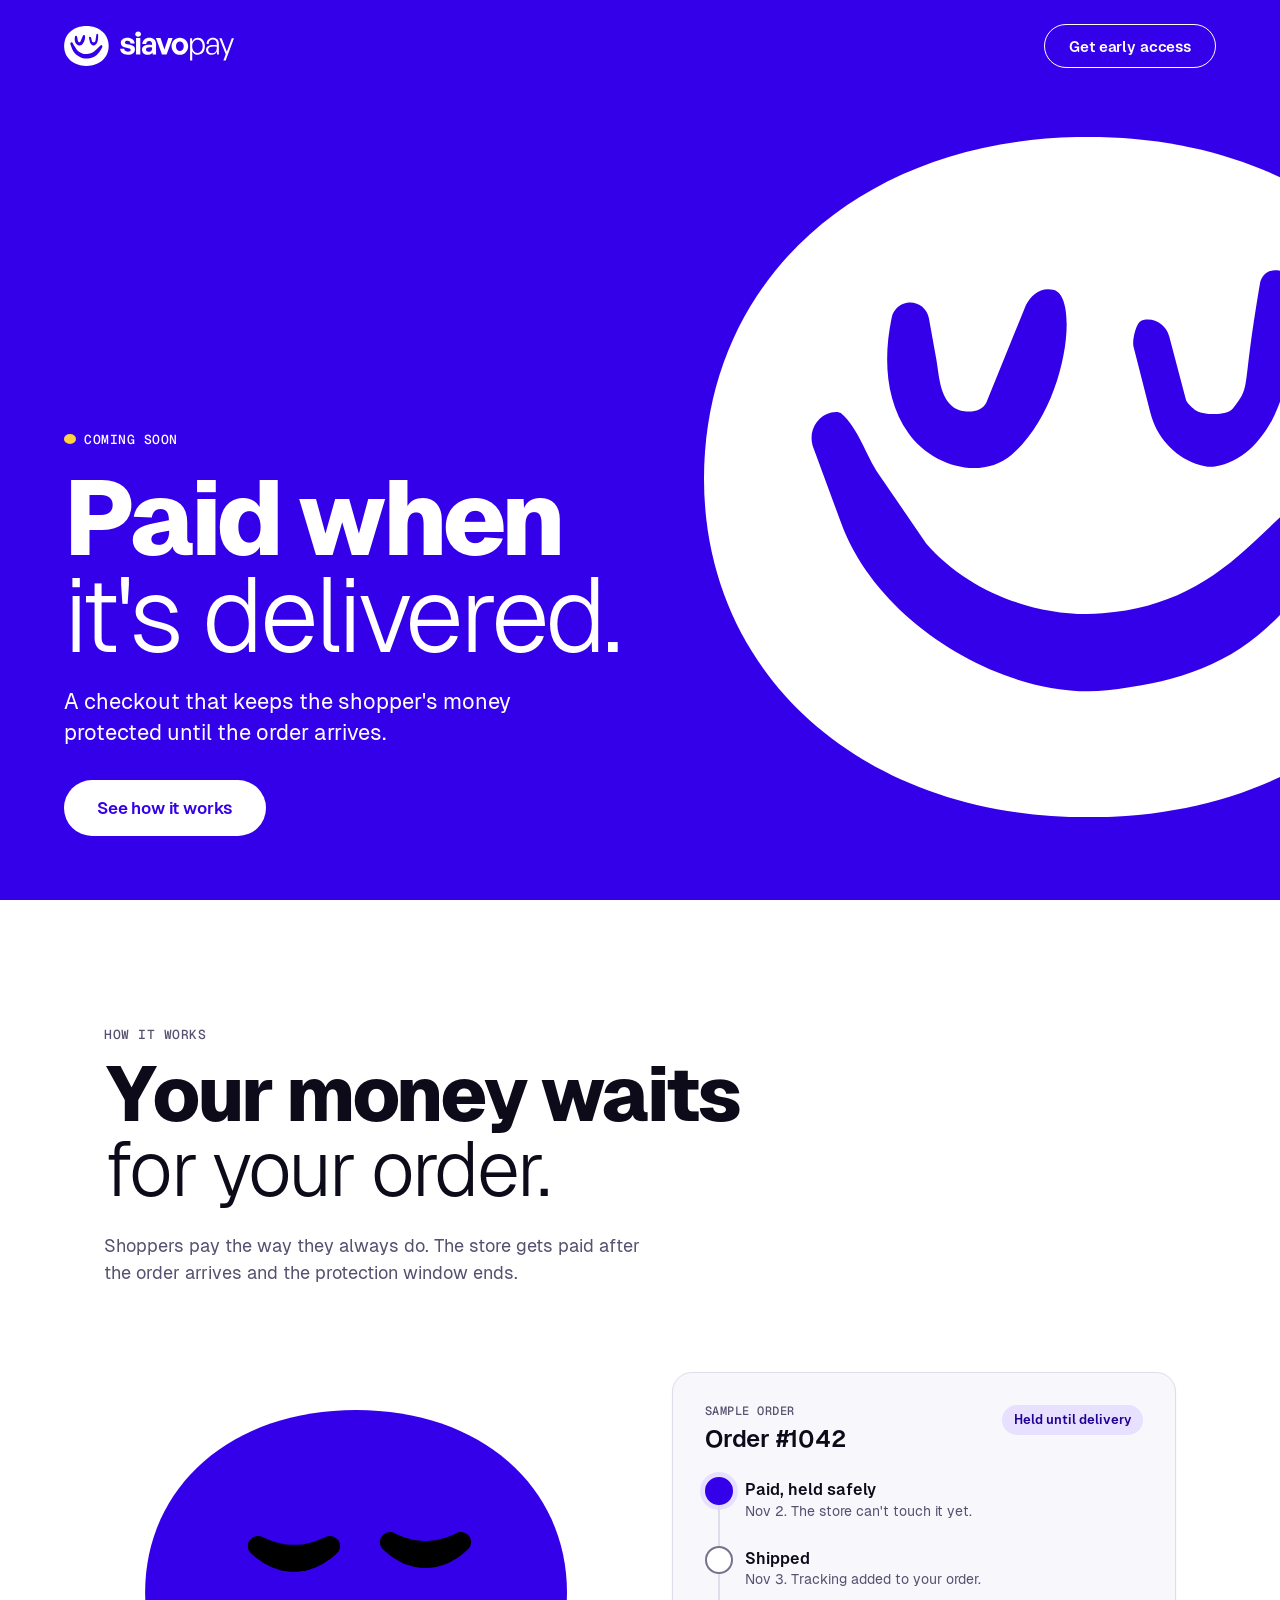
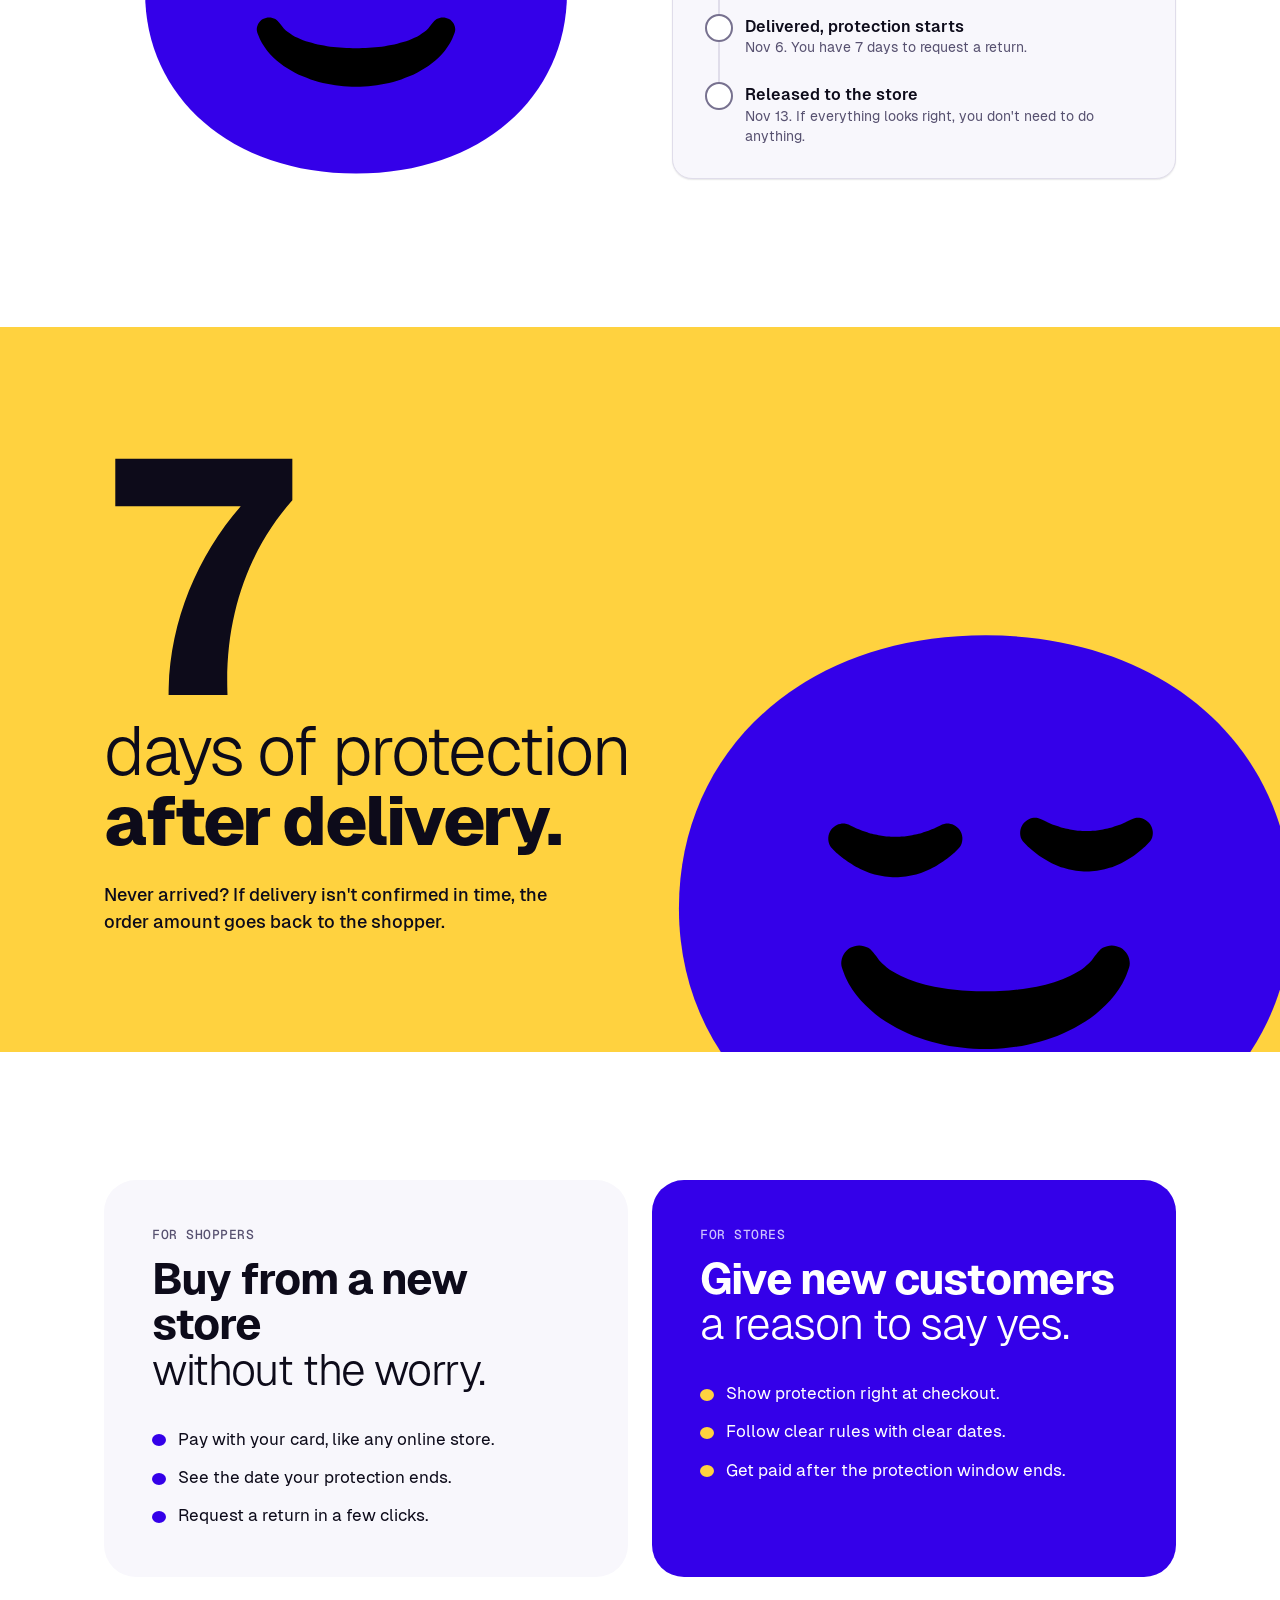
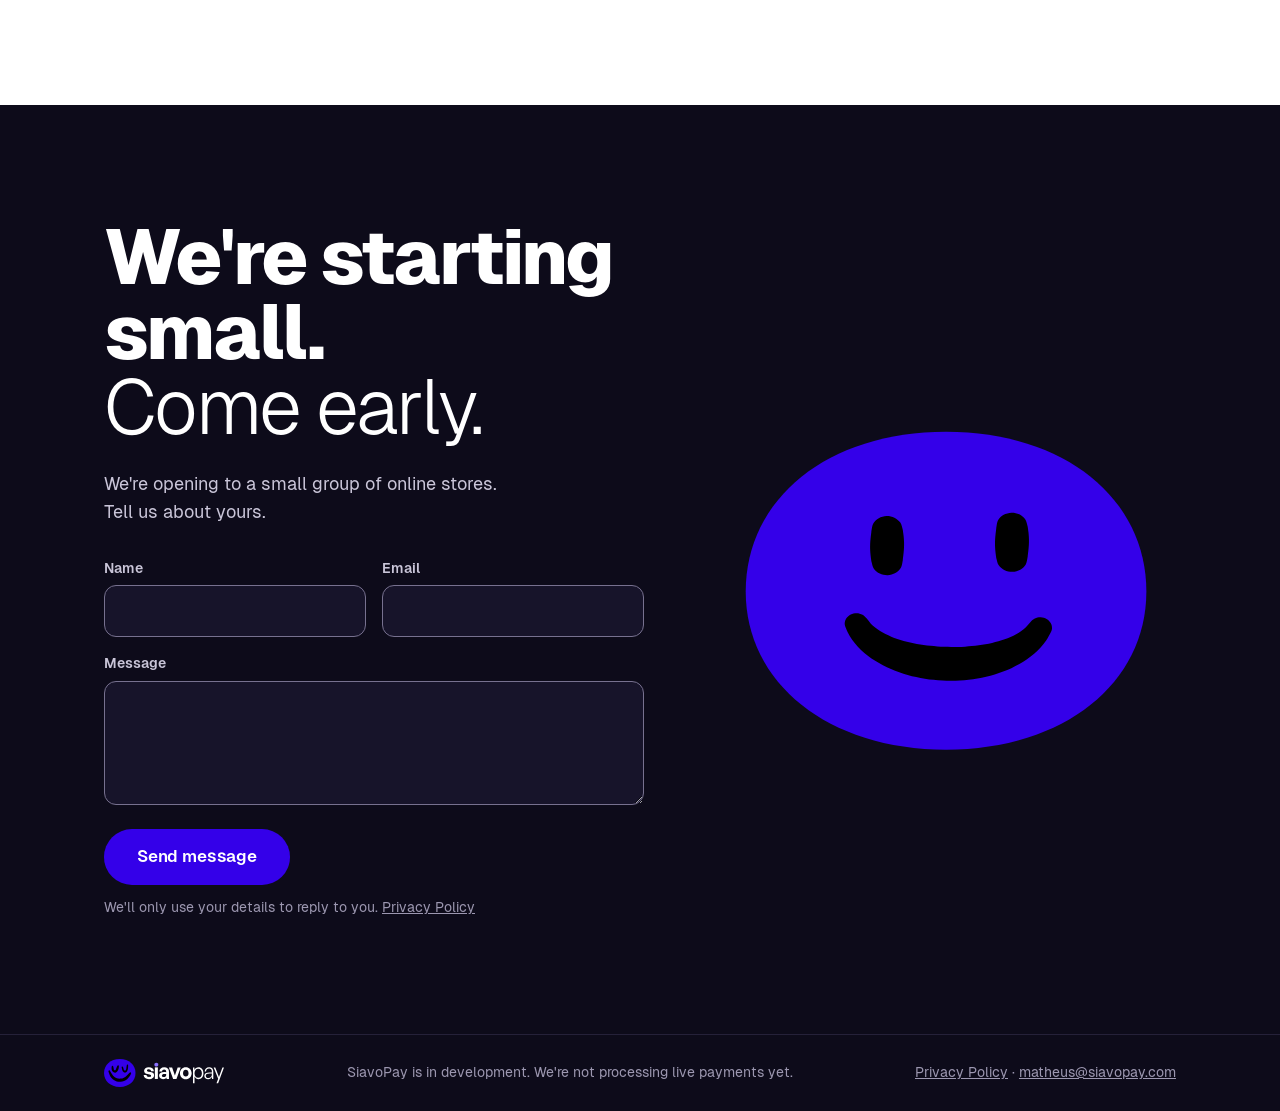
<file: index.html>
<!doctype html>
<html lang="en">
  <head>
    <meta charset="utf-8" />
    <meta name="viewport" content="width=device-width, initial-scale=1" />
    <title>SiavoPay: paid when it's delivered</title>
    <meta name="description" content="A checkout that keeps the shopper's money protected until the order arrives. Coming soon." />
    <meta name="theme-color" content="#3400E9" />
    <meta property="og:title" content="SiavoPay: paid when it's delivered" />
    <meta property="og:description" content="A checkout that keeps the shopper's money protected until the order arrives. Coming soon." />
    <meta property="og:type" content="website" />
    <meta property="og:url" content="https://siavopay.com/" />
    <meta property="og:image" content="https://siavopay.com/assets/img/og.png" />
    <meta name="twitter:card" content="summary_large_image" />
    <link rel="icon" href="assets/img/siavopay-favicon.svg" type="image/svg+xml" />
    <link rel="icon" href="assets/img/siavopay-favicon-32.png" sizes="32x32" type="image/png" />
    <link rel="apple-touch-icon" href="assets/img/siavopay-favicon-180.png" />
    <link rel="preload" href="assets/fonts/Geist-800.woff2" as="font" type="font/woff2" crossorigin />
    <link rel="preload" href="assets/fonts/Geist-300.woff2" as="font" type="font/woff2" crossorigin />
    <link rel="stylesheet" href="assets/tokens.css" />
    <link rel="stylesheet" href="assets/site.css" />
  </head>
  <body>
    <a class="pular" href="#conteudo">Skip to content</a>

    <header class="hero">
      <nav class="topo" aria-label="Main">
        <a href="./" aria-label="SiavoPay home"><img class="topo__logo" src="assets/img/siavopay-horizontal-sobre-azul.svg" alt="SiavoPay" width="170" height="40" /></a>
        <a class="botao botao--contorno" href="#acesso">Get early access</a>
      </nav>

      <div class="hero__texto">
        <p class="selo"><span class="selo__ponto" aria-hidden="true"></span>Coming soon</p>
        <h1 class="titulo">Paid when<span class="titulo__leve">it's delivered.</span></h1>
        <p class="hero__sub">A checkout that keeps the shopper's money protected until the order arrives.</p>
        <a class="botao botao--branco" href="#jornada">See how it works</a>
      </div>

      <img class="hero__rosto" src="assets/img/siavopay-simbolo-sobre-azul.svg" alt="" width="850" height="754" />
    </header>

    <main id="conteudo">
      <section class="jornada" id="jornada" aria-labelledby="jornada-titulo">
        <div class="bloco">
          <div class="jornada__intro">
            <p class="rotulo">How it works</p>
            <h2 class="titulo-2" id="jornada-titulo">Your money waits<span class="titulo-2__leve">for your order.</span></h2>
            <p class="texto-suave">Shoppers pay the way they always do. The store gets paid after the order arrives and the protection window ends.</p>
          </div>

          <div class="demo">
            <div class="demo__personagem" id="personagem" aria-hidden="true">
              <img src="assets/img/personagem-protegido.svg" alt="" width="1030" height="900" />
            </div>

            <div class="pedido">
              <div class="pedido__topo">
                <div>
                  <p class="pedido__rotulo">Sample order</p>
                  <p class="pedido__numero">Order #1042</p>
                </div>
                <p class="chip" id="chip" aria-live="polite">Held until delivery</p>
              </div>

              <ol class="passos" id="passos">
                <li>
                  <button class="passo" type="button" data-animacao="protegido" data-chip="Held until delivery">
                    <span class="passo__ponto" aria-hidden="true"></span>
                    <span class="passo__titulo">Paid, held safely</span>
                    <span class="passo__meta">Nov 2. The store can't touch it yet.</span>
                  </button>
                </li>
                <li>
                  <button class="passo" type="button" data-animacao="piscar-atento" data-chip="Held until delivery">
                    <span class="passo__ponto" aria-hidden="true"></span>
                    <span class="passo__titulo">Shipped</span>
                    <span class="passo__meta">Nov 3. Tracking added to your order.</span>
                  </button>
                </li>
                <li>
                  <button class="passo" type="button" data-animacao="idle-feliz" data-chip="Protected until Nov 13">
                    <span class="passo__ponto" aria-hidden="true"></span>
                    <span class="passo__titulo">Delivered, protection starts</span>
                    <span class="passo__meta">Nov 6. You have 7 days to request a return.</span>
                  </button>
                </li>
                <li>
                  <button class="passo" type="button" data-animacao="sucesso" data-chip="Released to the store">
                    <span class="passo__ponto" aria-hidden="true"></span>
                    <span class="passo__titulo">Released to the store</span>
                    <span class="passo__meta">Nov 13. If everything looks right, you don't need to do anything.</span>
                  </button>
                </li>
              </ol>
            </div>
          </div>
        </div>
      </section>

      <section class="catorze" aria-labelledby="catorze-titulo">
        <div class="catorze__texto">
          <h2 class="catorze__titulo" id="catorze-titulo"><span class="catorze__numero">7</span><span class="catorze__linha">days of protection</span><span class="catorze__linha catorze__linha--forte">after delivery.</span></h2>
          <p class="catorze__nota">Never arrived? If delivery isn't confirmed in time, the order amount goes back to the shopper.</p>
        </div>
        <img class="catorze__rosto" src="assets/img/personagem-protegido.svg" alt="" width="1030" height="900" loading="lazy" />
      </section>

      <section class="publicos" aria-label="Who it's for">
        <div class="bloco publicos__grade">
          <article class="publico">
            <p class="rotulo">For shoppers</p>
            <h2 class="titulo-3">Buy from a new store<span class="titulo-3__leve">without the worry.</span></h2>
            <ul class="lista">
              <li>Pay with your card, like any online store.</li>
              <li>See the date your protection ends.</li>
              <li>Request a return in a few clicks.</li>
            </ul>
          </article>
          <article class="publico publico--azul">
            <p class="rotulo">For stores</p>
            <h2 class="titulo-3">Give new customers<span class="titulo-3__leve">a reason to say yes.</span></h2>
            <ul class="lista">
              <li>Show protection right at checkout.</li>
              <li>Follow clear rules with clear dates.</li>
              <li>Get paid after the protection window ends.</li>
            </ul>
          </article>
        </div>
      </section>

      <section class="acesso" id="acesso" aria-labelledby="acesso-titulo">
        <div class="acesso__texto">
          <h2 class="titulo-2 titulo-2--claro" id="acesso-titulo">We're starting small.<span class="titulo-2__leve">Come early.</span></h2>
          <p class="acesso__sub">We're opening to a small group of online stores. Tell us about yours.</p>
          <form class="contato" id="contato" action="https://api.web3forms.com/submit" method="POST">
            <!-- Esta chave é pública por natureza: só permite enviar mensagens para o e-mail cadastrado no Web3Forms. -->
            <input type="hidden" name="access_key" value="4d357ea6-ba0a-4a91-b16a-fab3a0bb22ce" />
            <input type="hidden" name="subject" value="New message from siavopay.com" />
            <input type="hidden" name="from_name" value="SiavoPay site" />
            <input class="contato__isca" type="checkbox" name="botcheck" tabindex="-1" autocomplete="off" aria-hidden="true" />
            <div class="contato__linha">
              <label>Name<input type="text" name="name" autocomplete="name" maxlength="100" required /></label>
              <label>Email<input type="email" name="email" autocomplete="email" maxlength="150" required /></label>
            </div>
            <label>Message<textarea name="message" rows="4" maxlength="2000" required></textarea></label>
            <div class="contato__envio">
              <button class="botao botao--azul" type="submit">Send message</button>
              <p class="contato__nota">We'll only use your details to reply to you. <a href="privacy.html">Privacy Policy</a></p>
            </div>
            <p class="contato__aviso" id="contato-aviso" role="status" hidden></p>
          </form>
        </div>
        <div class="acesso__personagem" id="personagem-ola" aria-hidden="true">
          <img src="assets/img/personagem-feliz.svg" alt="" width="1030" height="900" loading="lazy" />
        </div>
      </section>
    </main>

    <footer class="rodape">
      <img src="assets/img/siavopay-horizontal-negativo.svg" alt="SiavoPay" width="120" height="28" loading="lazy" />
      <p>SiavoPay is in development. We're not processing live payments yet.</p>
      <p><a href="privacy.html">Privacy Policy</a> · <a href="mailto:matheus@siavopay.com">matheus@siavopay.com</a></p>
    </footer>

    <script src="assets/lottie_light.min.js" defer></script>
    <script src="assets/site.js" defer></script>
  </body>
</html>
</file>
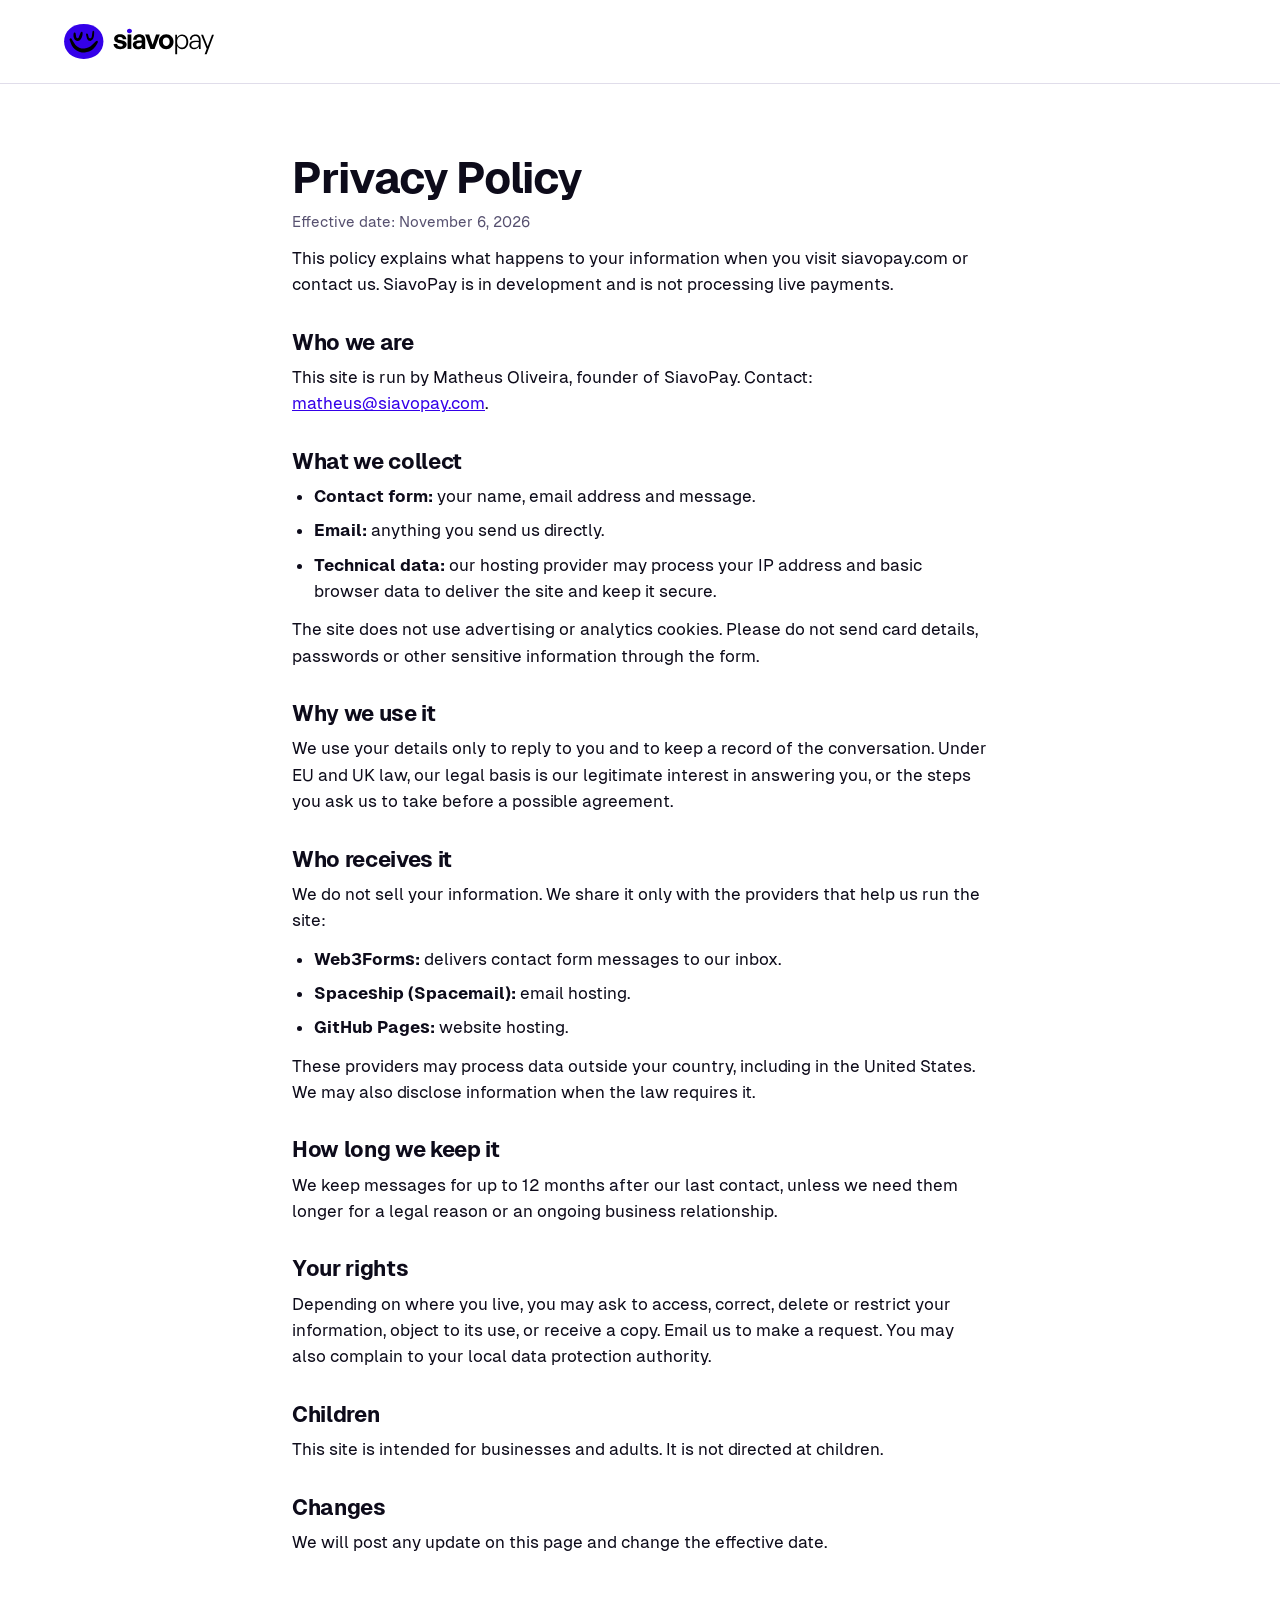
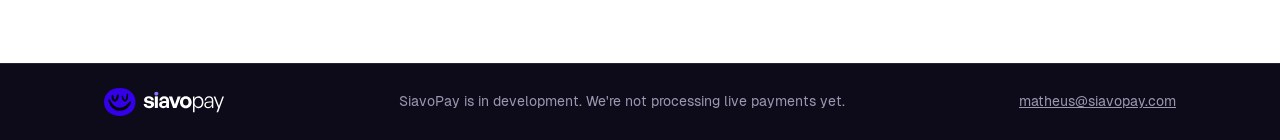
<file: privacy.html>
<!doctype html>
<html lang="en">
  <head>
    <meta charset="utf-8" />
    <meta name="viewport" content="width=device-width, initial-scale=1" />
    <title>Privacy Policy: SiavoPay</title>
    <meta name="description" content="How SiavoPay handles your information when you visit this site or contact us." />
    <meta name="theme-color" content="#3400E9" />
    <link rel="icon" href="assets/img/siavopay-favicon.svg" type="image/svg+xml" />
    <link rel="icon" href="assets/img/siavopay-favicon-32.png" sizes="32x32" type="image/png" />
    <link rel="stylesheet" href="assets/tokens.css" />
    <link rel="stylesheet" href="assets/site.css" />
  </head>
  <body>
    <header class="legal__topo">
      <a href="./" aria-label="SiavoPay home"><img src="assets/img/siavopay-horizontal-cor.svg" alt="SiavoPay" width="150" height="35" /></a>
    </header>

    <main class="legal">
      <h1 class="titulo-3">Privacy Policy</h1>
      <p class="legal__data">Effective date: November 6, 2026</p>
      <p>This policy explains what happens to your information when you visit siavopay.com or contact us. SiavoPay is in development and is not processing live payments.</p>

      <h2>Who we are</h2>
      <p>This site is run by Matheus Oliveira, founder of SiavoPay. Contact: <a href="mailto:matheus@siavopay.com">matheus@siavopay.com</a>.</p>

      <h2>What we collect</h2>
      <ul>
        <li><strong>Contact form:</strong> your name, email address and message.</li>
        <li><strong>Email:</strong> anything you send us directly.</li>
        <li><strong>Technical data:</strong> our hosting provider may process your IP address and basic browser data to deliver the site and keep it secure.</li>
      </ul>
      <p>The site does not use advertising or analytics cookies. Please do not send card details, passwords or other sensitive information through the form.</p>

      <h2>Why we use it</h2>
      <p>We use your details only to reply to you and to keep a record of the conversation. Under EU and UK law, our legal basis is our legitimate interest in answering you, or the steps you ask us to take before a possible agreement.</p>

      <h2>Who receives it</h2>
      <p>We do not sell your information. We share it only with the providers that help us run the site:</p>
      <ul>
        <li><strong>Web3Forms:</strong> delivers contact form messages to our inbox.</li>
        <li><strong>Spaceship (Spacemail):</strong> email hosting.</li>
        <li><strong>GitHub Pages:</strong> website hosting.</li>
      </ul>
      <p>These providers may process data outside your country, including in the United States. We may also disclose information when the law requires it.</p>

      <h2>How long we keep it</h2>
      <p>We keep messages for up to 12 months after our last contact, unless we need them longer for a legal reason or an ongoing business relationship.</p>

      <h2>Your rights</h2>
      <p>Depending on where you live, you may ask to access, correct, delete or restrict your information, object to its use, or receive a copy. Email us to make a request. You may also complain to your local data protection authority.</p>

      <h2>Children</h2>
      <p>This site is intended for businesses and adults. It is not directed at children.</p>

      <h2>Changes</h2>
      <p>We will post any update on this page and change the effective date.</p>
    </main>

    <footer class="rodape">
      <img src="assets/img/siavopay-horizontal-negativo.svg" alt="SiavoPay" width="120" height="28" loading="lazy" />
      <p>SiavoPay is in development. We're not processing live payments yet.</p>
      <p><a href="mailto:matheus@siavopay.com">matheus@siavopay.com</a></p>
    </footer>
  </body>
</html>
</file>
<file: assets/tokens.css>
/* SiavoPay — generated from tokens.json */
@font-face { font-family: "Geist"; src: url("fonts/Geist-300.woff2") format("woff2"); font-weight: 300; font-style: normal; font-display: swap; }
@font-face { font-family: "Geist"; src: url("fonts/Geist-400.woff2") format("woff2"); font-weight: 400; font-style: normal; font-display: swap; }
@font-face { font-family: "Geist"; src: url("fonts/Geist-500.woff2") format("woff2"); font-weight: 500; font-style: normal; font-display: swap; }
@font-face { font-family: "Geist"; src: url("fonts/Geist-600.woff2") format("woff2"); font-weight: 600; font-style: normal; font-display: swap; }
@font-face { font-family: "Geist"; src: url("fonts/Geist-700.woff2") format("woff2"); font-weight: 700; font-style: normal; font-display: swap; }
@font-face { font-family: "Geist"; src: url("fonts/Geist-800.woff2") format("woff2"); font-weight: 800; font-style: normal; font-display: swap; }
@font-face { font-family: "Geist Mono"; src: url("fonts/GeistMono-400.woff2") format("woff2"); font-weight: 400; font-style: normal; font-display: swap; }
@font-face { font-family: "Geist Mono"; src: url("fonts/GeistMono-500.woff2") format("woff2"); font-weight: 500; font-style: normal; font-display: swap; }
:root, [data-theme="light"] {
  --azul-siavo: #3400E9;
  --azul-50: #F3F0FF;
  --azul-100: #E7E1FF;
  --azul-200: #CDC1FF;
  --azul-300: #A894FF;
  --azul-400: #7C5CFF;
  --azul-600: #2A00BF;
  --azul-700: #200094;
  --azul-900: #0D0045;
  --noite: #0D0B1A;
  --superficie: #FFFFFF;
  --superficie-2: #F8F7FC;
  --superficie-3: #EFEDF5;
  --texto: #0D0B1A;
  --texto-suave: #575170;
  --texto-inverso: #FFFFFF;
  --borda: #E0DDEA;
  --borda-campo: #77718F;
  --foco: #3400E9;
  --sucesso: #0B7A43;
  --sucesso-fundo: #E3F5EA;
  --erro: #C8253B;
  --erro-fundo: #FDE8EB;
  --aviso: #8A5A00;
  --aviso-fundo: #FFF4D6;
  --sol: #FFD23F;
  --rosto: #000000;
  --sombra-1: 0 1px 2px rgba(13,11,26,0.06), 0 1px 1px rgba(13,11,26,0.04);
  --sombra-2: 0 12px 32px -8px rgba(13,11,26,0.16);
  --sombra-azul: 0 10px 24px -10px rgba(52,0,233,0.55);
}
[data-theme="dark"] {
  --azul-siavo: #3400E9;
  --azul-50: #16006A;
  --azul-100: #200094;
  --azul-200: #2A00BF;
  --azul-300: #A894FF;
  --azul-400: #7C5CFF;
  --azul-600: #CDC1FF;
  --azul-700: #E7E1FF;
  --azul-900: #F3F0FF;
  --noite: #0D0B1A;
  --superficie: #0D0B1A;
  --superficie-2: #16132A;
  --superficie-3: #252139;
  --texto: #F8F7FC;
  --texto-suave: #9C97B0;
  --texto-inverso: #FFFFFF;
  --borda: #3B3652;
  --borda-campo: #77718F;
  --foco: #A894FF;
  --sucesso: #4ADE80;
  --sucesso-fundo: #0F2A1C;
  --erro: #FF8A8A;
  --erro-fundo: #3A1219;
  --aviso: #F5B83D;
  --aviso-fundo: #2E2207;
  --sol: #FFD23F;
  --rosto: #000000;
  --sombra-1: 0 1px 2px rgba(0,0,0,0.5);
  --sombra-2: 0 12px 32px -8px rgba(0,0,0,0.6);
  --sombra-azul: 0 10px 24px -10px rgba(52,0,233,0.8);
  color-scheme: dark;
}
:root {
  --esp-1: 4px;
  --esp-2: 8px;
  --esp-3: 12px;
  --esp-4: 16px;
  --esp-5: 24px;
  --esp-6: 32px;
  --esp-7: 48px;
  --esp-8: 64px;
  --esp-9: 96px;
  --esp-10: 128px;
  --raio-sm: 6px;
  --raio-md: 12px;
  --raio-lg: 20px;
  --raio-xl: 32px;
  --raio-pilula: 999px;
  --dur-instante: 80ms;
  --dur-rapida: 160ms;
  --dur-base: 240ms;
  --dur-lenta: 400ms;
  --dur-expressiva: 640ms;
  --curva-saida: cubic-bezier(0.2, 0, 0, 1);
  --curva-entrada: cubic-bezier(0.4, 0, 1, 1);
  --curva-mola: cubic-bezier(0.34, 1.56, 0.64, 1);
  --curva-respiro: cubic-bezier(0.45, 0, 0.55, 1);
  --font-sans: "Geist", "Helvetica Neue", Arial, sans-serif;
  --font-mono: "Geist Mono", ui-monospace, "SFMono-Regular", Menlo, monospace;
}
.display-xl { font-family: var(--font-sans); font-size: 88px; line-height: 0.92; font-weight: 800; letter-spacing: -0.045em; }
.display { font-family: var(--font-sans); font-size: 64px; line-height: 0.95; font-weight: 800; letter-spacing: -0.04em; }
.display-leve { font-family: var(--font-sans); font-size: 64px; line-height: 0.95; font-weight: 300; letter-spacing: -0.035em; }
.h1 { font-family: var(--font-sans); font-size: 44px; line-height: 1.05; font-weight: 700; letter-spacing: -0.03em; }
.h2 { font-family: var(--font-sans); font-size: 32px; line-height: 1.12; font-weight: 700; letter-spacing: -0.02em; }
.h3 { font-family: var(--font-sans); font-size: 24px; line-height: 1.2; font-weight: 600; letter-spacing: -0.01em; }
.lead { font-family: var(--font-sans); font-size: 20px; line-height: 1.45; font-weight: 400; }
.body { font-family: var(--font-sans); font-size: 16px; line-height: 1.55; font-weight: 400; }
.body-sm { font-family: var(--font-sans); font-size: 14px; line-height: 1.5; font-weight: 400; }
.label { font-family: var(--font-sans); font-size: 13px; line-height: 1.3; font-weight: 600; letter-spacing: 0.01em; }
.caption { font-family: var(--font-sans); font-size: 12px; line-height: 1.4; font-weight: 500; letter-spacing: 0.02em; }
.valor-xl { font-family: var(--font-sans); font-size: 48px; line-height: 1; font-weight: 700; letter-spacing: -0.03em; }
.valor { font-family: var(--font-sans); font-size: 28px; line-height: 1.1; font-weight: 600; letter-spacing: -0.02em; }
.mono { font-family: var(--font-mono); font-size: 14px; line-height: 1.45; font-weight: 400; letter-spacing: 0; }
</file>
<file: assets/site.css>
*, *::before, *::after { box-sizing: border-box; }
html { scroll-behavior: smooth; -webkit-text-size-adjust: 100%; }
body {
  margin: 0;
  background: var(--superficie);
  color: var(--texto);
  font-family: var(--font-sans);
  font-size: 16px;
  line-height: 1.55;
  -webkit-font-smoothing: antialiased;
  overflow-x: hidden;
}
img { display: block; max-width: 100%; height: auto; }
h1, h2, p, ul, ol { margin: 0; padding: 0; }
ul, ol { list-style: none; }
a { color: inherit; }
:focus-visible { outline: 2px solid var(--foco); outline-offset: 3px; border-radius: var(--raio-sm); }
.hero :focus-visible, .acesso :focus-visible, .publico--azul :focus-visible { outline-color: var(--sol); }

.pular {
  position: absolute; left: var(--esp-4); top: -80px; z-index: 10;
  background: var(--superficie); color: var(--texto); padding: var(--esp-3) var(--esp-4); border-radius: var(--raio-md);
}
.pular:focus { top: var(--esp-4); }

.bloco { width: min(1200px, 100%); margin: 0 auto; padding: 0 clamp(20px, 5vw, 64px); }

/* Botões */
.botao {
  display: inline-flex; align-items: center; justify-content: center;
  min-height: 56px; padding: 0 var(--esp-6); border-radius: var(--raio-pilula);
  border: 1.5px solid transparent; font: 600 17px/1 var(--font-sans); letter-spacing: -0.01em;
  text-decoration: none; cursor: pointer; white-space: nowrap;
  transition: background-color var(--dur-rapida) var(--curva-saida), color var(--dur-rapida) var(--curva-saida), transform var(--dur-rapida) var(--curva-saida);
}
.botao:active { transform: scale(0.98); }
.botao--branco { background: var(--superficie); color: var(--azul-siavo); }
.botao--branco:hover { background: var(--sol); color: var(--noite); }
.botao--azul { background: var(--azul-siavo); color: var(--texto-inverso); }
.botao--azul:hover { background: var(--azul-400); }
.botao--contorno { min-height: 44px; padding: 0 var(--esp-5); font-size: 15px; color: var(--texto-inverso); border-color: var(--texto-inverso); }
.botao--contorno:hover { background: var(--superficie); color: var(--azul-siavo); }

/* Hero */
.hero {
  position: relative; overflow: hidden; min-height: 100svh;
  display: flex; flex-direction: column;
  background: var(--azul-siavo); color: var(--texto-inverso);
  padding: var(--esp-5) clamp(20px, 5vw, 64px) var(--esp-8);
}
.topo { position: relative; z-index: 2; display: flex; align-items: center; justify-content: space-between; gap: var(--esp-4); }
.topo__logo { width: clamp(130px, 14vw, 170px); height: auto; }
.hero__texto { position: relative; z-index: 2; margin-top: auto; padding-top: var(--esp-8); }
.selo { display: inline-flex; align-items: center; gap: var(--esp-2); margin-bottom: var(--esp-5); font: 500 13px/1 var(--font-mono); letter-spacing: 0.04em; text-transform: uppercase; }
.selo__ponto { width: 12px; height: 10px; border-radius: 50%; background: var(--sol); }
.titulo { font-size: clamp(56px, 8.2vw, 136px); line-height: 0.92; font-weight: 800; letter-spacing: -0.045em; }
.titulo__leve { display: block; font-weight: 300; letter-spacing: -0.04em; }
.hero__sub { max-width: 30ch; margin: var(--esp-5) 0 var(--esp-6); font-size: clamp(18px, 1.7vw, 22px); line-height: 1.4; }
.hero__rosto {
  position: absolute; z-index: 1; right: -15vw; top: 50%;
  width: min(60vw, 100vh); max-width: none;
  transform: translateY(-46%);
}

/* Títulos de seção */
.rotulo { font: 500 13px/1 var(--font-mono); letter-spacing: 0.04em; text-transform: uppercase; color: var(--texto-suave); margin-bottom: var(--esp-4); }
.titulo-2 { font-size: clamp(40px, 6vw, 80px); line-height: 0.98; font-weight: 800; letter-spacing: -0.04em; }
.titulo-2__leve { display: block; font-weight: 300; letter-spacing: -0.035em; }
.titulo-2--claro { color: var(--texto-inverso); }
.titulo-3 { font-size: clamp(30px, 3.6vw, 44px); line-height: 1.04; font-weight: 700; letter-spacing: -0.03em; }
.titulo-3__leve { display: block; font-weight: 300; }
.texto-suave { max-width: 46ch; margin-top: var(--esp-5); font-size: 18px; color: var(--texto-suave); }

/* Jornada */
.jornada { padding: clamp(72px, 10vw, 128px) 0; }
.jornada__intro { margin-bottom: var(--esp-8); }
.demo { display: grid; grid-template-columns: minmax(0, 1fr) minmax(0, 1fr); gap: clamp(24px, 5vw, 72px); align-items: center; }
.demo__personagem { display: grid; place-items: center; aspect-ratio: 1030 / 900; }
.demo__personagem > * { grid-area: 1 / 1; width: 100%; }
.pedido { background: var(--superficie-2); border: 1px solid var(--borda); border-radius: var(--raio-lg); padding: clamp(20px, 3vw, 32px); box-shadow: var(--sombra-1); }
.pedido__topo { display: flex; align-items: flex-start; justify-content: space-between; gap: var(--esp-3); flex-wrap: wrap; margin-bottom: var(--esp-5); }
.pedido__rotulo { font: 500 12px/1 var(--font-mono); letter-spacing: 0.04em; text-transform: uppercase; color: var(--texto-suave); margin-bottom: var(--esp-2); }
.pedido__numero { font-size: 24px; line-height: 1.2; font-weight: 600; letter-spacing: -0.01em; }
.chip { display: inline-flex; align-items: center; min-height: 30px; padding: 0 var(--esp-3); border-radius: var(--raio-pilula); background: var(--azul-100); color: var(--azul-700); font: 600 13px/1 var(--font-sans); white-space: nowrap; transition: background-color var(--dur-base) var(--curva-saida), color var(--dur-base) var(--curva-saida); }
.chip--liberado { background: var(--sucesso-fundo); color: var(--sucesso); }

.passo {
  position: relative; display: grid; grid-template-columns: 28px minmax(0, 1fr); column-gap: var(--esp-3); width: 100%;
  padding: 0 0 var(--esp-5); border: 0; background: none; color: inherit; font: inherit; text-align: left; cursor: pointer;
}
.passos li:last-child .passo { padding-bottom: 0; }
.passos li:not(:last-child) .passo::before { content: ""; position: absolute; left: 13px; top: 28px; bottom: 0; width: 2px; background: var(--borda); transition: background-color var(--dur-base) var(--curva-saida); }
.passo__ponto { grid-row: 1 / 3; width: 28px; height: 28px; border-radius: 50%; border: 2px solid var(--borda-campo); background: var(--superficie); transition: background-color var(--dur-base) var(--curva-saida), border-color var(--dur-base) var(--curva-saida), box-shadow var(--dur-base) var(--curva-saida); }
.passo__titulo { padding-top: 3px; font-size: 16px; line-height: 1.3; font-weight: 600; }
.passo__meta { font-size: 14px; line-height: 1.45; color: var(--texto-suave); }
.passo:hover .passo__titulo { color: var(--azul-siavo); }
.passo.is-feito .passo__ponto { background: var(--azul-siavo); border-color: var(--azul-siavo); }
.passos li:has(.passo.is-feito) .passo::before { background: var(--azul-siavo); }
.passo.is-agora .passo__ponto { background: var(--azul-siavo); border-color: var(--azul-siavo); box-shadow: 0 0 0 5px var(--azul-100); }

/* 14 dias */
.catorze { position: relative; overflow: hidden; background: var(--sol); color: var(--noite); padding: clamp(64px, 9vw, 120px) clamp(20px, 5vw, 64px); }
.catorze__texto { position: relative; z-index: 2; width: min(1072px, 100%); margin: 0 auto; }
.catorze__titulo { display: grid; font-weight: 300; }
.catorze__numero { font-size: clamp(150px, 26vw, 340px); line-height: 0.82; font-weight: 800; letter-spacing: -0.06em; }
.catorze__linha { font-size: clamp(34px, 5.4vw, 72px); line-height: 1.02; letter-spacing: -0.035em; }
.catorze__linha--forte { font-weight: 800; letter-spacing: -0.04em; }
.catorze__nota { max-width: 40ch; margin-top: var(--esp-5); font-size: 18px; font-weight: 500; }
.catorze__rosto { position: absolute; z-index: 1; right: -6vw; bottom: -12vw; width: min(58vw, 760px); max-width: none; }

/* Públicos */
.publicos { padding: clamp(72px, 10vw, 128px) 0; }
.publicos__grade { display: grid; grid-template-columns: repeat(2, minmax(0, 1fr)); gap: var(--esp-5); }
.publico { background: var(--superficie-2); border-radius: var(--raio-xl); padding: clamp(28px, 4vw, 48px); }
.publico--azul { background: var(--azul-siavo); color: var(--texto-inverso); }
.publico--azul .rotulo { color: var(--azul-200); }
.lista { display: grid; gap: var(--esp-3); margin-top: var(--esp-6); font-size: 17px; }
.lista li { position: relative; padding-left: 26px; }
.lista li::before { content: ""; position: absolute; left: 0; top: 0.5em; width: 14px; height: 12px; border-radius: 50%; background: var(--azul-siavo); }
.publico--azul .lista li::before { background: var(--sol); }

/* Acesso */
.acesso { position: relative; overflow: hidden; display: grid; grid-template-columns: minmax(0, 1.2fr) minmax(0, 1fr); align-items: center; gap: var(--esp-6); background: var(--noite); color: var(--texto-inverso); padding: clamp(64px, 9vw, 120px) max(clamp(20px, 5vw, 64px), calc((100vw - 1072px) / 2)); }
.acesso__sub { max-width: 34ch; margin: var(--esp-5) 0 var(--esp-6); font-size: 18px; color: #C9C5D8; }
.acesso__personagem { display: grid; place-items: center; aspect-ratio: 1030 / 900; max-width: 460px; width: 100%; justify-self: end; }
.acesso__personagem > * { grid-area: 1 / 1; width: 100%; }
.acesso.tem-erro .acesso__personagem { visibility: hidden; }

/* Formulário de contato */
.contato { display: grid; gap: var(--esp-4); max-width: 540px; }
.contato__linha { display: grid; grid-template-columns: repeat(2, minmax(0, 1fr)); gap: var(--esp-4); }
.contato label { display: grid; gap: 6px; font-size: 14px; font-weight: 600; color: #C9C5D8; }
.contato input:not(.contato__isca), .contato textarea {
  width: 100%; min-width: 0; min-height: 52px; padding: 13px var(--esp-4);
  border: 1.5px solid var(--borda-campo); border-radius: var(--raio-md);
  background: #17142A; color: var(--texto-inverso); font: 400 16px/1.4 var(--font-sans);
  transition: border-color var(--dur-rapida) var(--curva-saida);
}
.contato textarea { min-height: 124px; resize: vertical; }
.contato input:not(.contato__isca):hover, .contato textarea:hover { border-color: var(--texto-inverso); }
.contato__isca { position: absolute; left: -9999px; }
.contato__envio { display: flex; align-items: center; flex-wrap: wrap; gap: var(--esp-3) var(--esp-4); margin-top: var(--esp-2); }
.contato__nota { font-size: 14px; color: #9C97B0; }
.contato .botao:disabled { opacity: 0.6; cursor: wait; }
.contato__aviso { padding: var(--esp-3) var(--esp-4); border-radius: var(--raio-md); font-size: 15px; font-weight: 500; }
.contato__aviso--ok { background: var(--sucesso-fundo); color: var(--sucesso); }
.contato__aviso--erro { background: var(--erro-fundo); color: var(--erro); }

.contato__nota a { color: inherit; }

/* Página legal */
.legal__topo { padding: var(--esp-5) clamp(20px, 5vw, 64px); border-bottom: 1px solid var(--borda); }
.legal__topo img { width: 150px; }
.legal { width: min(760px, 100%); margin: 0 auto; padding: clamp(40px, 7vw, 72px) clamp(20px, 5vw, 32px) clamp(64px, 9vw, 96px); font-size: 17px; }
.legal h2 { margin: var(--esp-6) 0 var(--esp-2); font-size: 22px; line-height: 1.2; font-weight: 700; letter-spacing: -0.015em; }
.legal p, .legal ul { margin-bottom: var(--esp-3); }
.legal ul { padding-left: 22px; list-style: disc; }
.legal li { margin-bottom: var(--esp-2); }
.legal a { color: var(--azul-siavo); }
.legal__data { color: var(--texto-suave); font-size: 15px; margin-top: var(--esp-2); }

/* Rodapé */
.rodape { display: flex; align-items: center; justify-content: space-between; flex-wrap: wrap; gap: var(--esp-3) var(--esp-6); background: var(--noite); color: #9C97B0; border-top: 1px solid #252139; padding: var(--esp-5) max(clamp(20px, 5vw, 64px), calc((100vw - 1072px) / 2)); font-size: 14px; }
.rodape a { color: inherit; }
.rodape a:hover { color: var(--texto-inverso); }

/* Celular e tablet */
@media (max-width: 860px) {
  .hero { min-height: 100svh; }
  .hero__rosto { top: 76px; right: -22vw; width: 86vw; transform: none; }
  .hero__texto { padding-top: 62vw; }
  .demo { grid-template-columns: minmax(0, 1fr); }
  .demo__personagem { max-width: 300px; width: 70%; margin: 0 auto; }
  .publicos__grade { grid-template-columns: minmax(0, 1fr); }
  .acesso { grid-template-columns: minmax(0, 1fr); }
  .acesso__personagem { max-width: 240px; justify-self: start; }
  .contato__linha { grid-template-columns: minmax(0, 1fr); }
  .catorze { padding-bottom: 56vw; }
  .catorze__rosto { right: -10vw; bottom: -14vw; width: 80vw; }
}

@media (prefers-reduced-motion: reduce) {
  html { scroll-behavior: auto; }
  *, *::before, *::after { animation-duration: 1ms !important; animation-iteration-count: 1 !important; transition-duration: 1ms !important; }
}
</file>
